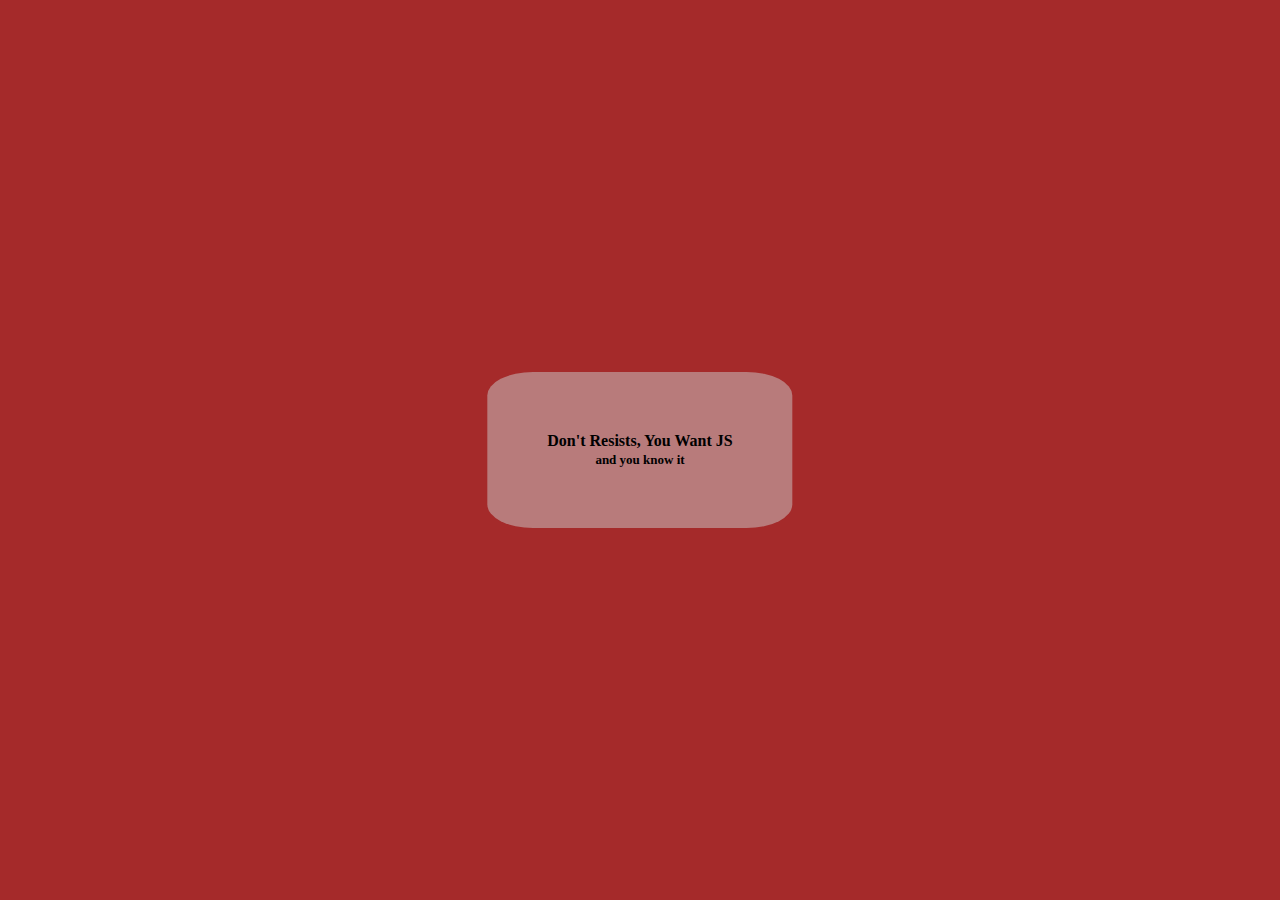
<file: step2/HelloWorld.JS/index.html>
<!DOCTYPE html>
<html lang="en">
<head>
  <meta charset="UTF-8">
  <meta name="viewport" content="width=device-width, initial-scale=1.0">
  <meta http-equiv="X-UA-Compatible" content="ie=edge">
  <link href="styles.css" type="text/css" rel="stylesheet">
  <script src='scripts.js'></script>
  <title>Step2 Task number 3</title>
</head>
<body>
  <div id="btn" onclick="sayHello()">
    Don't Resists, You Want JS <br>
    <span style="font-size: small;">and you know it</span>
  </div>

  
  
</body>
</html>
</file>
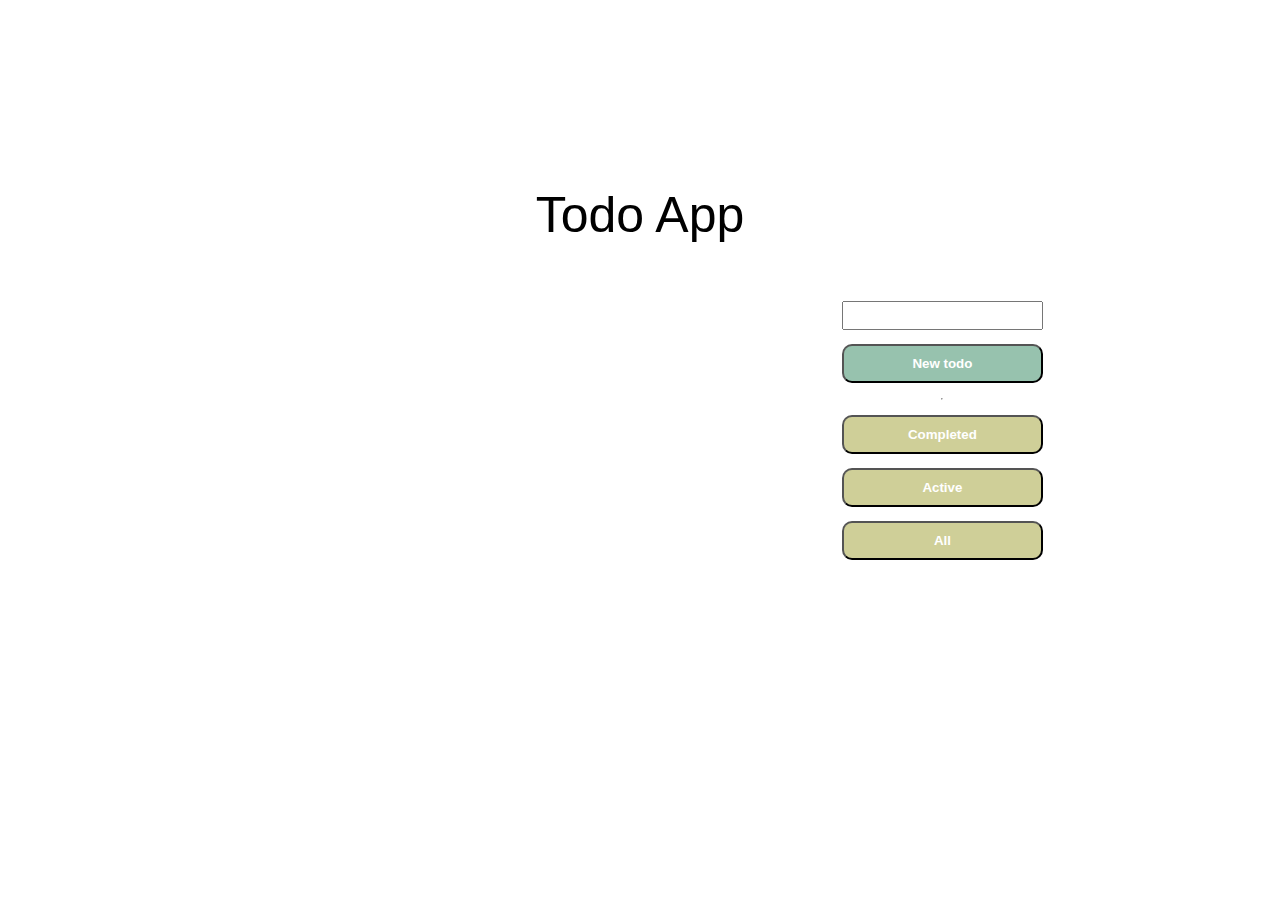
<file: step2/ToDoApp2/index.html>
<!DOCTYPE html>
<html lang="en">
<head>
  <meta charset="UTF-8">
  <meta name="viewport" content="width=device-width, initial-scale=1.0">
  <meta http-equiv="X-UA-Compatible" content="ie=edge">
  <link href="styles.css" type="text/css" rel="stylesheet">
  <link rel="stylesheet" href="js/myIconFramework/styles.css">
  <title>Document</title>
</head>
<body>
  <p class="title">Todo App</p>
  <div class="container">
    <div id="rightPanel" >
      
    </div>
    <div id="leftPanel">
      <input type="text" class="stack-item" id="descriptionInput">
      <button class="stack-item button createButton" onclick="addItem()">New todo</button>
      <hr />  
      <button class="stack-item button yellowButton" onclick="makeVisibleElementsWithClass() & hideElementsWithClass('not-completed')">Completed</button>  
      <button class="stack-item button yellowButton" onclick="makeVisibleElementsWithClass() & hideElementsWithClass('completed')">Active</button>  
      <button class="stack-item button yellowButton" onclick="makeVisibleElementsWithClass()">All</button>  
    </div>
  </div>
  <!-- order of loading scripts matter!-->
  <script src="js/myIconFramework/scripts.js"></script>
  <script src="js/scripts.js"></script>
</body>
</html>
</file>
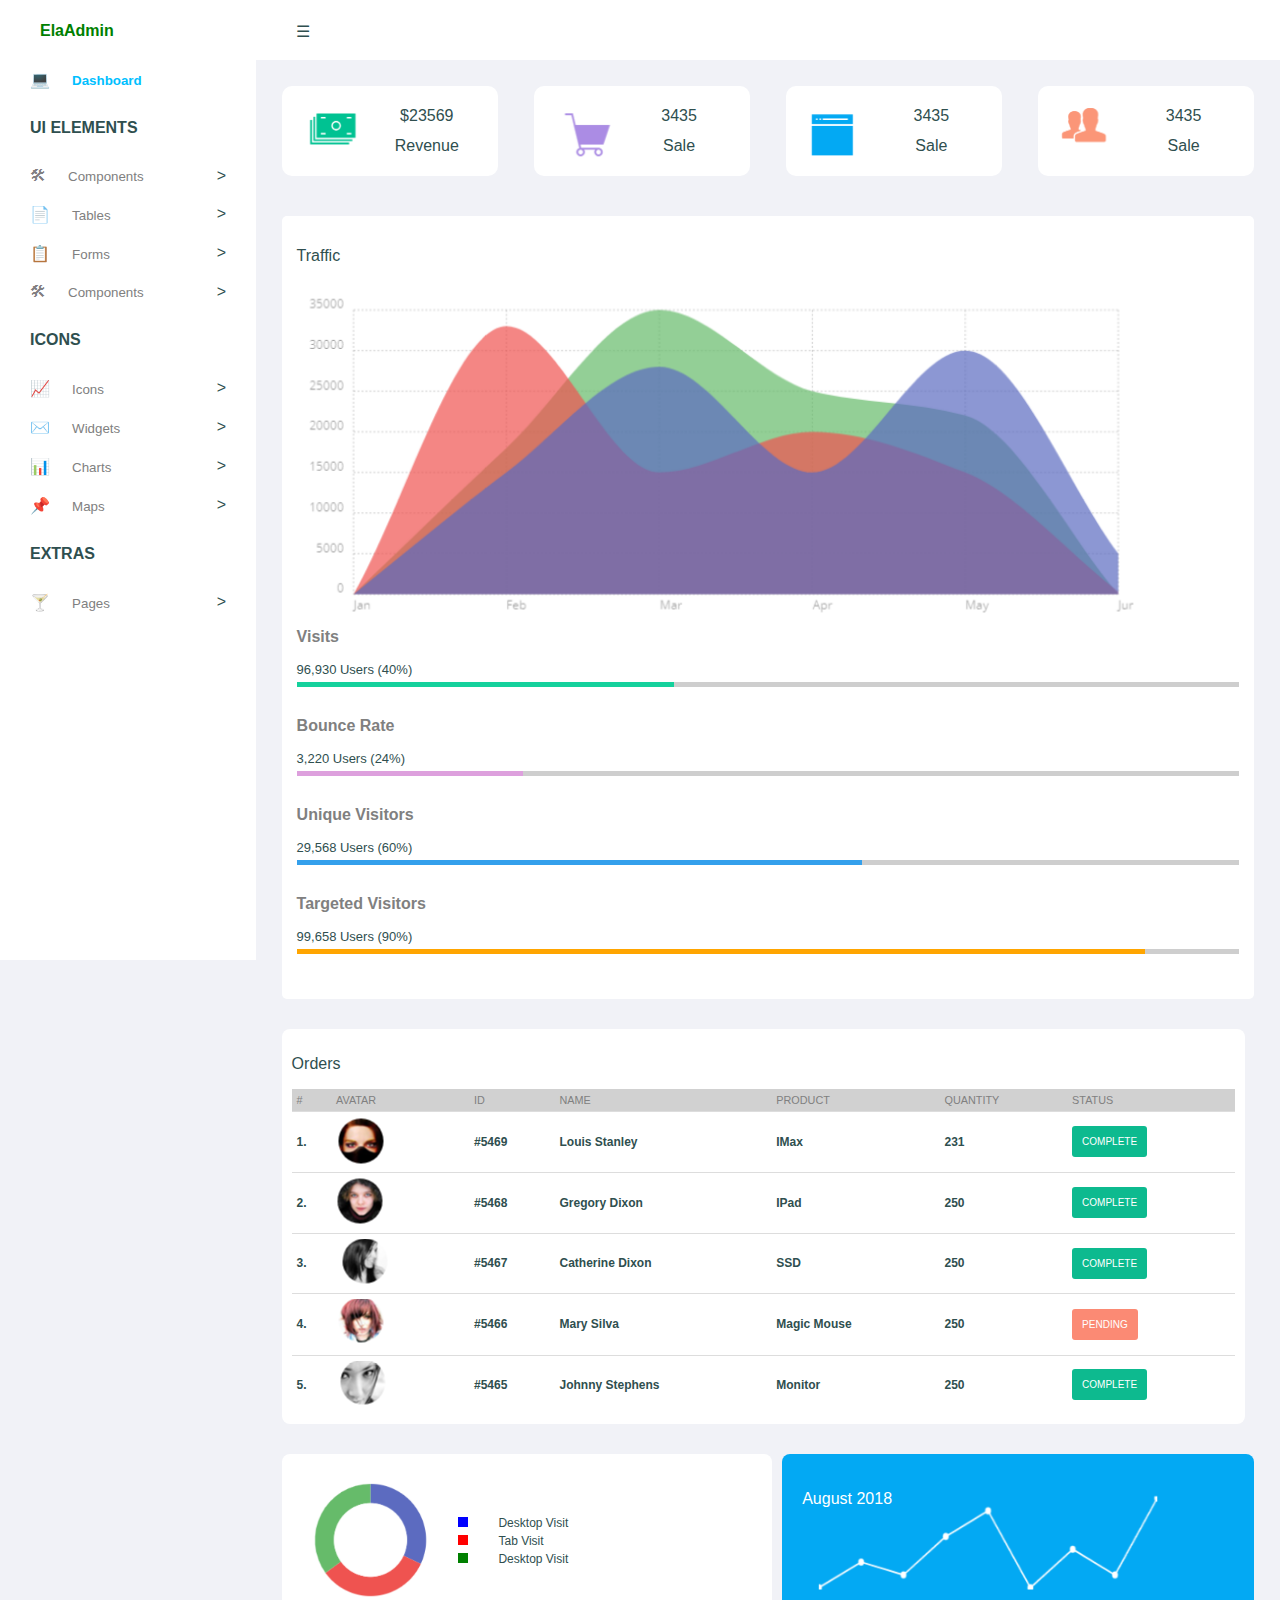
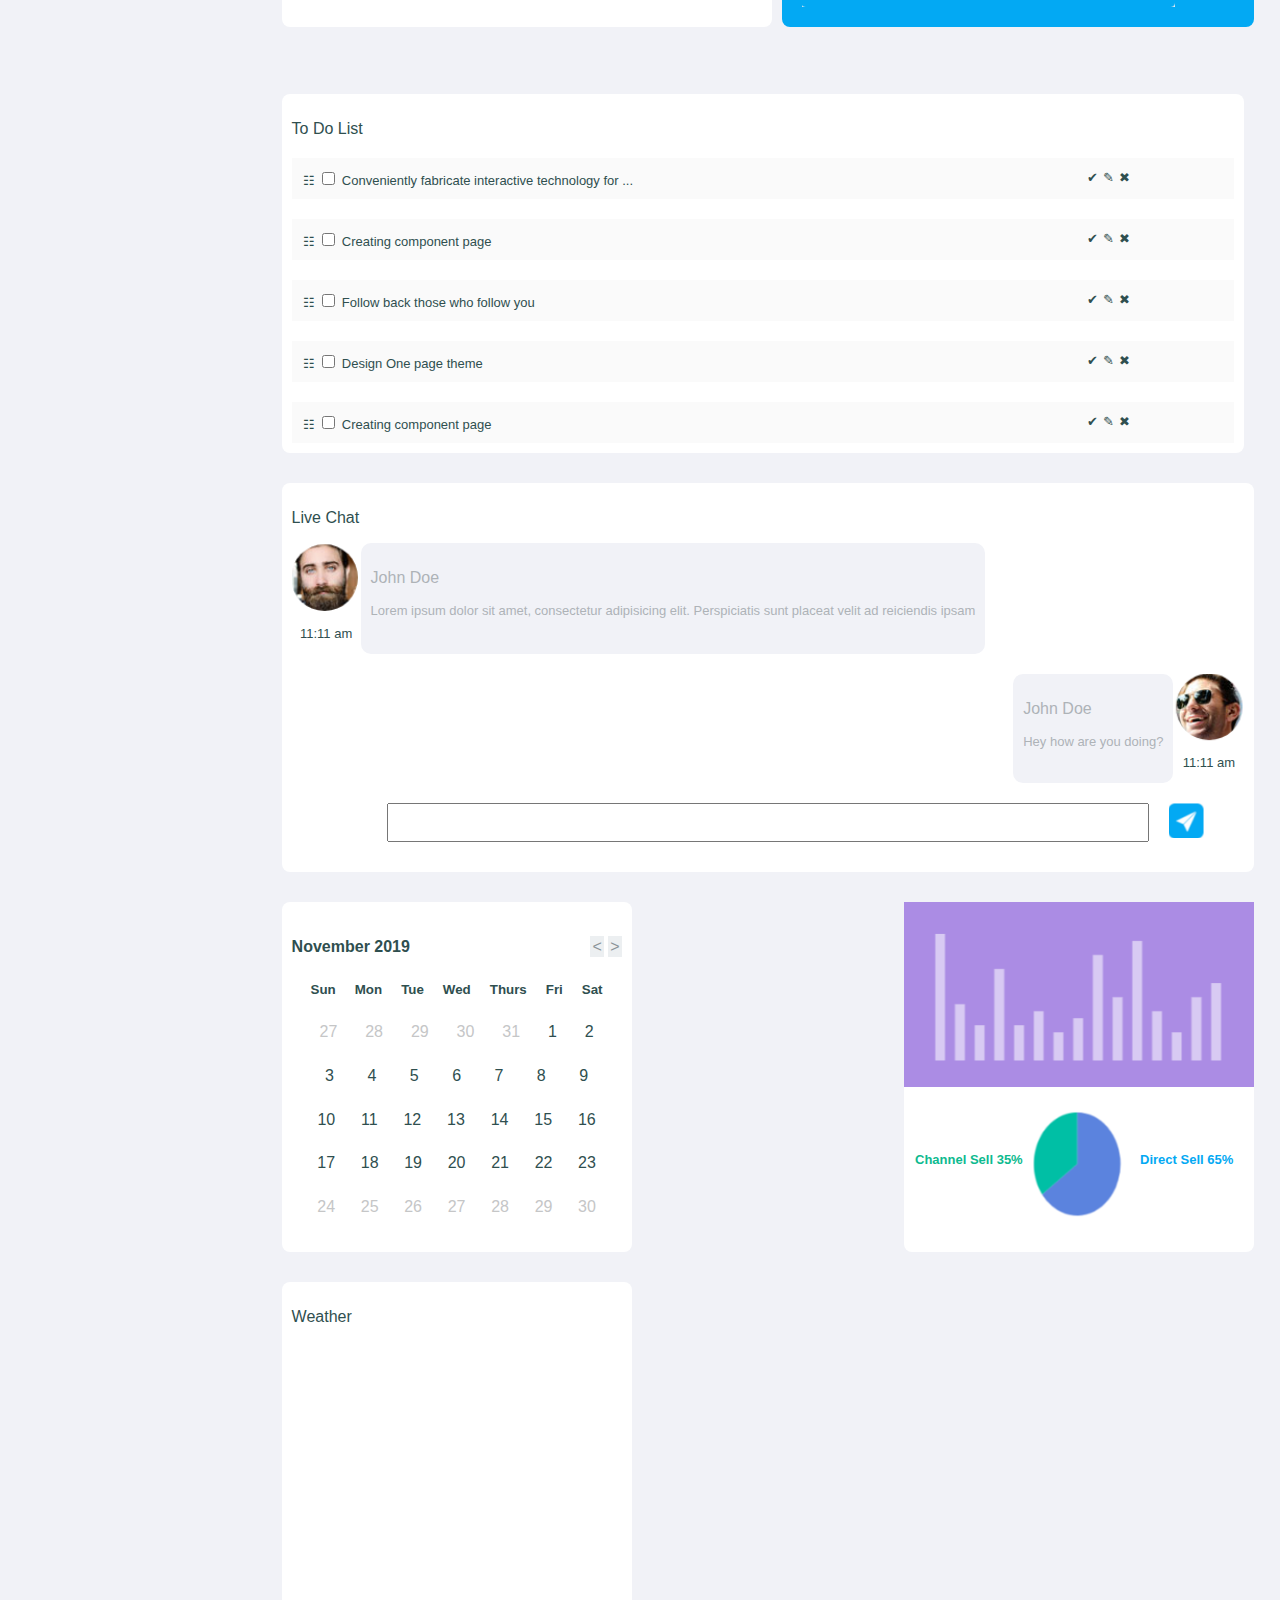
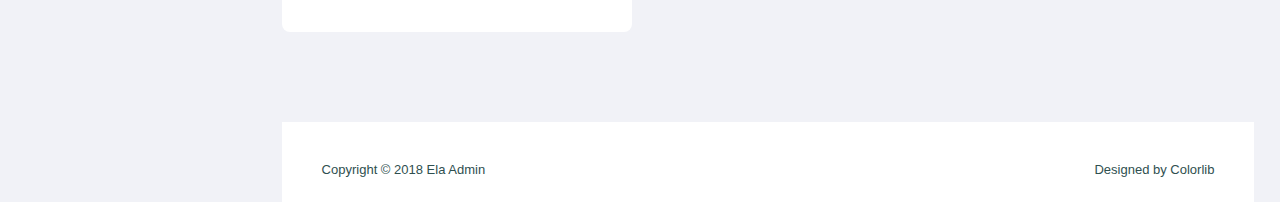
<file: step3/TemplateImplementation/index.html>
<!DOCTYPE html>
<html lang="en">

<head>
  <meta charset="UTF-8">
  <meta name="viewport" content="width=device-width, initial-scale=1.0">
  <meta http-equiv="X-UA-Compatible" content="ie=edge">
  <link rel="stylesheet" href="styles.css">
  <title>Document</title>
</head>

<body>
  <div class="container">
    <div class="full-width  header">
      <span class="logo center-vertically">ElaAdmin</span>
      <span id="menu-toggle-button" class="center-vertically ">&#9776;</span>
    </div>
    <div id="side">
      <div id="dashboard-title" class="side-bar-item">
        <span class="side-item-icon">&#128187;</span>
        <span class="side-item-text"> Dashboard</span>
      </div>
      <div class="side-bar-groupe-title side-bar-item">UI ELEMENTS</div>
      <div class="side-bar-item">
        <span class="side-item-icon">🛠</span>
        <span class="side-item-text">Components</span>
        <span style="float:right;">&gt;</span>
      </div>
      <div class="side-bar-item">
        <span class="side-item-icon">📄</span>
        <span class="side-item-text">Tables</span>
        <span style="float:right;">&gt;</span>
      </div>
      <div class="side-bar-item">
        <span class="side-item-icon">📋</span>
        <span class="side-item-text">Forms</span>
        <span style="float:right;">&gt;</span>
      </div>
      <div class="side-bar-item">
        <span class="side-item-icon">🛠</span>
        <span class="side-item-text">Components</span>
        <span style="float:right;">&gt;</span>
      </div>
      <div class="side-bar-groupe-title side-bar-item">ICONS</div>
      <div class="side-bar-item">
        <span class="side-item-icon">📈</span>
        <span class="side-item-text">Icons</span>
        <span style="float:right;">&gt;</span>
      </div>
      <div class="side-bar-item">
        <span class="side-item-icon">✉️</span>
        <span class="side-item-text">Widgets</span>
        <span style="float:right;">&gt;</span>
      </div>
      <div class="side-bar-item">
        <span class="side-item-icon">📊</span>
        <span class="side-item-text">Charts</span>
        <span style="float:right;">&gt;</span>
      </div>
      <div class="side-bar-item">
        <span class="side-item-icon">📌</span>
        <span class="side-item-text">Maps</span>
        <span style="float:right;">&gt;</span>
      </div>
      <div class="side-bar-groupe-title side-bar-item">EXTRAS</div>
      <div class="side-bar-item">
        <span class="side-item-icon">🍸</span>
        <span class="side-item-text">Pages</span>
        <span style="float:right;">&gt;</span>
      </div>
    </div>
    <div class="mainPanel">
      <div>
        <!-- container of flex box on top of page -->
        <div>
          <!-- a box -->
          <span></span>
          <span>$23569</span>
          <span>Revenue</span>
        </div>
        <div>
          <span></span>
          <span>3435</span>
          <span>Sale</span>
        </div>
        <div>
          <span></span>
          <span>3435</span>
          <span>Sale</span>
        </div>
        <div>
          <span></span>
          <span>3435</span>
          <span>Sale</span>
        </div>
      </div>
      <div id="traffic">
        <p>Traffic</p>
        <img id="chart" src="picsOfTemplate/FirstChart.PNG" alt="" srcset="">
        <div id="traffic-infos">
          <div class="traffic-info">
            <p class="traffic-info-title">Visits</p>
            <p class="traffic-info-detail">96,930 Users (40%)</p>
            <div class="progress-bar">
              <div class="progress-bar-inner"></div>
            </div>
          </div>
          <div class="traffic-info">
            <p class="traffic-info-title">Bounce Rate</p>
            <p class="traffic-info-detail">3,220 Users (24%)</p>
            <div class="progress-bar">
              <div class="progress-bar-inner"></div>
            </div>
          </div>
          <div class="traffic-info">
            <p class="traffic-info-title">Unique Visitors</p>
            <p class="traffic-info-detail">29,568 Users (60%)</p>
            <div class="progress-bar">
              <div class="progress-bar-inner"></div>
            </div>
          </div>
          <div class="traffic-info">
            <p class="traffic-info-title">Targeted Visitors</p>
            <p class="traffic-info-detail">99,658 Users (90%)</p>
            <div class="progress-bar">
              <div class="progress-bar-inner"></div>
            </div>
          </div>
        </div>

      </div>
      <div id="ordersBigBox">
        <div id="ordersTable">
            <p>Orders</p>
            <table style="width:100%;">
              <thead>
                <tr>
                  <th>#</th>
                  <th>AVATAR</th>
                  <th>ID</th>
                  <th>NAME</th>
                  <th>PRODUCT</th>
                  <th>QUANTITY</th>
                  <th>STATUS</th>
                </tr>
              </thead>
              <tbody>
                <tr>
                  <td>1.</td>
                  <td><img src="picsOfTemplate/OrdersPerson1.PNG" alt="" srcset=""></td>
                  <td>#5469</td>
                  <td>Louis Stanley</td>
                  <td>IMax</td>
                  <td>231</td>
                  <td><button class="status green-bgcolor">COMPLETE</button></td>
                </tr>
                <tr>
                  <td>2.</td>
                  <td><img src="picsOfTemplate/OrdersPerson2.PNG" alt="" srcset=""></td>
                  <td>#5468</td>
                  <td>Gregory Dixon</td>
                  <td>IPad</td>
                  <td>250</td>
                  <td><button class="status green-bgcolor">COMPLETE</button></td>
                </tr>
                <tr>
                  <td>3.</td>
                  <td><img src="picsOfTemplate/OrdersPerson3.PNG" alt="" srcset=""></td>
                  <td>#5467</td>
                  <td>Catherine Dixon</td>
                  <td>SSD</td>
                  <td>250</td>
                  <td><button class="status green-bgcolor">COMPLETE</button></td>
                </tr>
                <tr>
                  <td>4.</td>
                  <td><img src="picsOfTemplate/OrdersPerson4.PNG" alt="" srcset=""></td>
                  <td>#5466</td>
                  <td>Mary Silva</td>
                  <td>Magic Mouse</td>
                  <td>250</td>
                  <td><button class="status orange-bgcolor">PENDING</button></td>
                </tr>
                <tr>
                  <td>5.</td>
                  <td><img src="picsOfTemplate/OrdersPerson5.PNG" alt="" srcset=""></td>
                  <td>#5465</td>
                  <td>Johnny Stephens</td>
                  <td>Monitor</td>
                  <td>250</td>
                  <td><button class="status green-bgcolor">COMPLETE</button></td>
                </tr>
              </tbody>
            </table>
        </div>
        <div id="ordersCharts">
          <div id="ordersPieChart" class="column-wrapper">
            <div class="column">
                <img src="picsOfTemplate/PiChart.PNG" alt="">
            </div>
            <div class="column">
              <div class="pieChartInfo">
                <div class="littleSquare blue-bgcolor"></div><span class="piChartInfoText">Desktop Visit</span>
              </div>
              <div class="pieChartInfo">
                <div class="littleSquare red-bgcolor"></div><span class="piChartInfoText">Tab Visit</span>
              </div>
              <div class="pieChartInfo">
                <div class="littleSquare green2-bgcolor"></div><span class="piChartInfoText">Desktop Visit</span>
              </div>
            </div>
            
          </div>
          <div id="horizontalDivider"></div>
          <div id="ordersNormalChart">
            <p style="color: white; position: absolute;">August 2018</p>
            <img src="picsOfTemplate/NormalChart.PNG" alt="">
          </div>
        </div>

        
      </div> 
      <div id="schedule">
        <div id="todo-list">
          <p>To Do List</p>
          <div class="todoItem">
            ☷ <input type="checkbox" name="" id="">
            <span class="todoText">Conveniently fabricate interactive technology for ...</span>
            <div class="todoButtons">
              <span>✖</span>
              <span>✎</span>
              <span>✔</span>
            </div>
          </div>
          <div class="todoItem">
            ☷ <input type="checkbox" name="" id="">
            <span class="todoText">Creating component page</span>
            <div class="todoButtons">
              <span>✖</span>
              <span>✎</span>
              <span>✔</span>
            </div>
          </div>
          <div class="todoItem">
            ☷ <input type="checkbox" name="" id="">
            <span class="todoText">Follow back those who follow you</span> 
            <div class="todoButtons">
              <span>✖</span>
              <span>✎</span>
              <span>✔</span>
            </div>
          </div>
          <div class="todoItem">
            ☷ <input type="checkbox" name="" id="">
            <span class="todoText">Design One page theme</span>
            <div class="todoButtons">
              <span>✖</span>
              <span>✎</span>
              <span>✔</span>
            </div> 
          </div>
          <div class="todoItem">
            ☷ <input type="checkbox" name="" id="">
            <span class="todoText">Creating component page</span>
            <div class="todoButtons">
              <span>✖</span>
              <span>✎</span>
              <span>✔</span>
            </div>
          </div>
        </div>
        <div id="horizontalDivider"></div>
        <div id="live-chat">
          <p>Live Chat</p>
          <div class="messageContainerRight">
            <div class="writer">
              <img src="picsOfTemplate/MessageClient1.PNG" alt="">
              <p>11:11 am</p>
            </div>
            <div class="messageText">
              <p class="messageAuthor">John Doe</p>
              <p class="messageBody">Lorem ipsum dolor sit amet, consectetur adipisicing elit. Perspiciatis sunt placeat velit ad reiciendis ipsam</p>
            </div>
          </div>
          <div class="messageContainerLeft">
            <div class="writer">
              <img src="picsOfTemplate/MessageClient2.PNG" alt="">
              <p>11:11 am</p>
            </div>
            <div class="messageText">
              <p class="messageAuthor">John Doe</p>
              <p class="messageBody">
                Hey how are you doing?  
              </p>
            </div>
          </div>
          <div id="writeMessage">
            <input type="text" name="" id="">
            <div></div>
          </div>
        </div>
      </div>

      <div id="lastRow">
        <div id="calendar">
          <div>
            <span class="month">November 2019</span>
            <span>
              <span class="changeMonth">&lt;</span>
              <span class="changeMonth">&gt;</span>
            </span>
          </div>
          <div id="calendar-first-row">
            <span>Sun</span>
            <span>Mon</span>
            <span>Tue</span>
            <span>Wed</span>
            <span>Thurs</span>
            <span>Fri</span>
            <span>Sat</span>
          </div>
          <div>
            <span>27</span>
            <span>28</span>
            <span>29</span>
            <span>30</span>
            <span>31</span>
            <span>1</span>
            <span>2</span>
          </div>
          <div>
            <span>3</span>
            <span>4</span>
            <span>5</span>
            <span>6</span>
            <span>7</span>
            <span>8</span>
            <span>9</span>
          </div>
          <div>
            <span>10</span>
            <span>11</span>
            <span>12</span>
            <span>13</span>
            <span>14</span>
            <span>15</span>
            <span>16</span>
          </div>
          <div>
            <span>17</span>
            <span>18</span>
            <span>19</span>
            <span>20</span>
            <span>21</span>
            <span>22</span>
            <span>23</span>
          </div>
          <div>
            <span>24</span>
            <span>25</span>
            <span>26</span>
            <span>27</span>
            <span>28</span>
            <span>29</span>
            <span>30</span>
          </div>
        </div>
        <div>
          <div>
            <img src="picsOfTemplate/LastChart.PNG" alt="">
          </div>
          <span>Channel Sell 35%</span>
          <div>
            <img src="picsOfTemplate/LastGraph.PNG" alt="">
          </div>
          <span>Direct Sell 65%</span>
        </div>
        <div><p>Weather</p></div>
      </div>
      <div id="Footer">
          <span style="float: left;"> Copyright &copy; 2018 Ela Admin</span>
          <span style="float: right;">Designed by Colorlib</span>
        </div>    
    </div>

    
  </div>
</body>

</html>
</file>
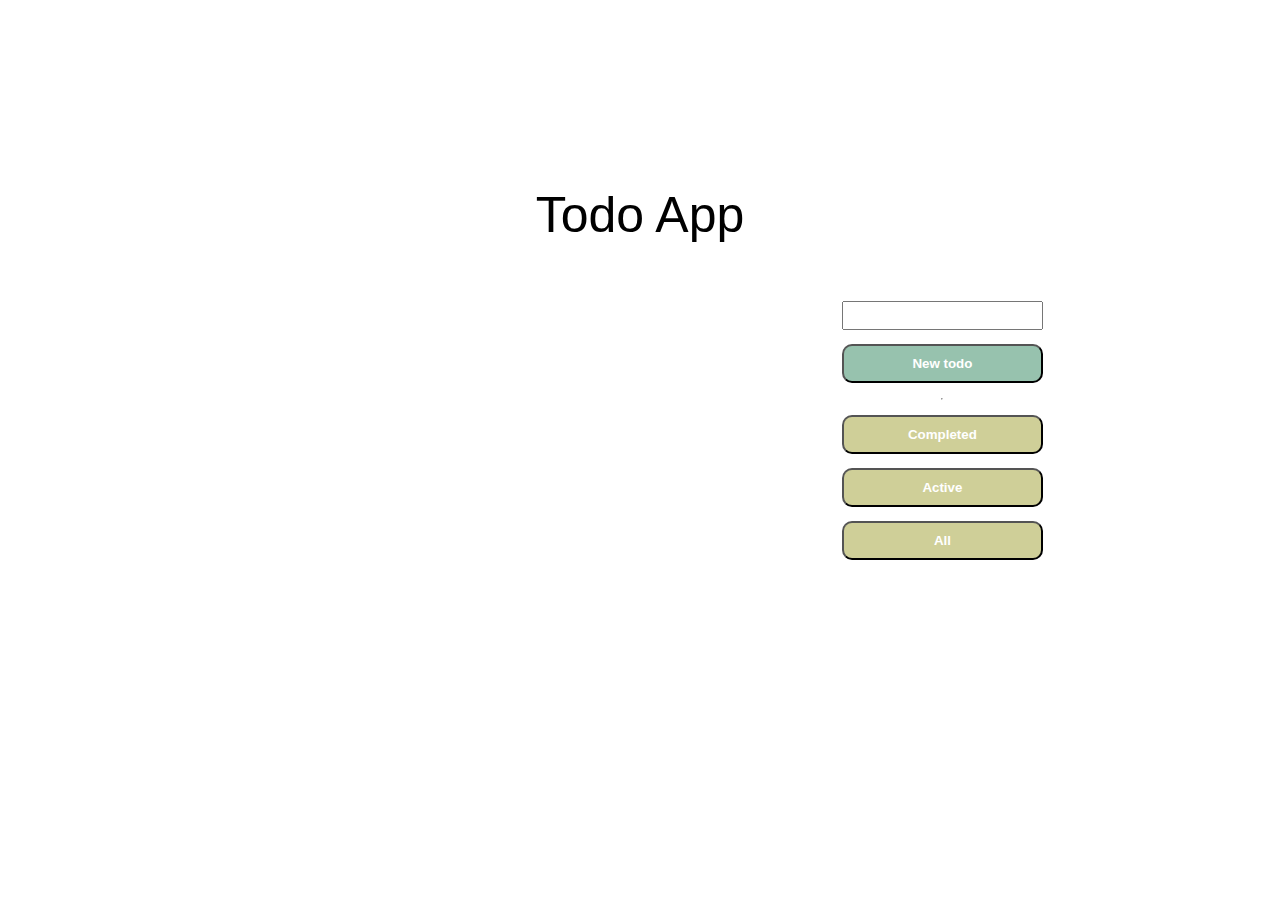
<file: step3/todoapp-mvc/index.html>
<!DOCTYPE html>
<html lang="en">
<head>
  <meta charset="UTF-8">
  <meta name="viewport" content="width=device-width, initial-scale=1.0">
  <meta http-equiv="X-UA-Compatible" content="ie=edge">
  <link href="styles.css" type="text/css" rel="stylesheet">
  <link rel="stylesheet" href="js/myIconFramework/styles.css">
  <title>Document</title>
</head>
<body>
  <p class="title">Todo App</p>
  <div class="container">
    <div id="rightPanel" >
      
    </div>
    <div id="leftPanel">
      <input type="text" class="stack-item" id="descriptionInput">
      <button id="addTodo" class="stack-item button createButton" >New todo</button>
      <hr />  
      <button id="filterNotCompleted" class="stack-item button yellowButton" >Completed</button>  
      <button id="filterCompleted" class="stack-item button yellowButton" >Active</button>  
      <button id="showAll" class="stack-item button yellowButton" >All</button>  
    </div>
  </div>
  <!-- order of loading scripts matter!-->
  <script src="js/myIconFramework/scripts.js"></script>
  <script src="js/model.js"></script>
  <script src="js/view.js"></script>
  <script src="js/controller.js"></script>
  <script src="app.js"></script>
</body>
</html>
</file>
<file: step2/HelloWorld.JS/styles.css>
body {
  background-color: brown;
}

#btn {
  position: absolute;
  max-width: 20%;
  padding: 60px;
  text-align: center;
  color: black;
  background: rgba(204, 204, 204, 0.5);
  /* opacity: 0.3; */
  left: 50%;
  top: 50%;
  transform: translate(-50%, -50%);
  font-family: cursive;
  font-weight: bold;
  border-radius: 15%;
}

#btn:hover{
  box-shadow: 
    10px 10px 5px rgb(116, 28, 32),
    -10px -10px 5px rgb(116, 28, 32);
  cursor: pointer;
}
</file>
<file: step2/ToDoApp2/styles.css>
* {
  box-sizing: border-box;
  font-family: 'Trebuchet MS', 'Lucida Sans Unicode', 'Lucida Grande', 'Lucida Sans', Arial, sans-serif;
}
body {
  padding: 10%;
}
.container {
  display: flex;
  margin: auto;
  width: 80%;
  flex-direction: row;
}

div#leftPanel {
  flex: 1;
  display: flex;
  flex-direction: column;
  flex-shrink: 1;
}

div#rightPanel {
  flex: 3;
  flex-shrink: 1;
}

input {
  padding: 5px;
}

.stack-item {
  margin: 7px 0px 7px 0px;
  display: block;
}

.createButton {
  background-color: rgba(42, 129, 89, 0.486);
  color: white;
}

.button {
  padding: 10px;
  font-weight: bold;
  border-radius: 10px;
  cursor: pointer;
}

.yellowButton {
  background-color: rgba(160, 160, 52, 0.507);
  color: white;
}

.yellowButton:hover {
  background-color: rgb(104, 104, 7);
}

.createButton:hover {
  background-color: rgb(74, 119, 7);
}

.todo {
  padding: 10px;
  width: 80%;
  position: relative; /*this is because it has a child who wants to be absolutely positioned!. */
  margin: 10px auto 10px auto;
}
.todo:first-child {
  margin: auto;
}
.completed {
  border: rgb(4, 129, 71) solid;
  border-radius: 10px;
  background-color: rgba(4, 129, 71, 0.43);
}
.not-completed {
  border: #0000ff6b solid;
  border-radius: 10px;
  background-color: rgba(6, 110, 230, 0.47);
}

.close {
  color: red;
  font-weight: bold;
  position: absolute;
  top: 0px;
  right: 0px;
  cursor: pointer;
}
.title {
  text-align: center;
  display: block;
  
  font-size: 50px;
}

.actionsButtonContainer {
  width: 30px;
  height: 30px; 
  position: absolute;
  right: 5px;
  margin:  auto;
  top:  0px;
  z-index: 1;
}
.svg {
  width: 100%;
  height: 100%;
  padding: 0;
}

span[class*="icon"] {
  cursor: pointer;
}

.edit-icon {
  float: right;
}

.todo-edit-mode {
  background-color: rgba(209, 218, 221, 0.329);
  border: solid blue 1px;
}

.position-right {
  float: right;
}

.hidden {
  display: none;
}
@media screen and (max-width: 992px) {
  .container {
    flex-direction: column;
  }
  .todo {
    width: 100%;
  }
}
</file>
<file: step2/ToDoApp2/js/myIconFramework/styles.css>
.actions-icon { 
  width: 30px;
  height: 10px;
  cursor: pointer;
}

.icf-svg {
  width: 100%;
  height: 100%;
}

.visible-if-parent-hovered {
  display: none;
}

.parent-of-hidden:hover .visible-if-parent-hovered {
  display: inline-block;
}

.remove-icon {
  width: 30px;
  height: 30px;
  /* position: absolute; */
  float: right;
  /* left: 100%; */
  top: 50%;
  transform: translate(0%, -34%);
  
}

.edit-icon {
  width: 20px;
  height: 20px; 
}
</file>
<file: step3/TemplateImplementation/styles.css>
body {
  background-color: #f1f2f7; /*rgba(128, 128, 128, 0.384);*/
  font-family: Verdana, Geneva, Tahoma, sans-serif;
  margin: 0px;
  color: darkslategray;
}
* {
  box-sizing: border-box;
}
.container {
  height: 900px; /*jest because of test issues ... */
}

.half {
  width: 50%;
  height: 300px;
  min-width: 300px;
  max-width: 350px;
}

.full-width {
  width: 100%;
  height: 60px;
}

.logo {
  font-weight: bold;
  color: green;
  top: 50%;
  transform: translate(0, -50%);
  font-weight: bold;
  display: inline-block;
  left: 40px;
}

#menu-toggle-button {
  left: 17%;
  top: 37%;
}

.center-vertically {
  position: relative;
  top: 50%;
  transform: translate(0, -50%);
}

#side {
  width: 20%;
  padding: 0px 20px 0px 20px;
  background-color: rgb(255, 255, 255);
  height: 100%;
  float: left;
  position: fixed;
  top: 60px;
}

#dashboard-title {
  /* text-align: center; */
  padding: 10px;
  font-weight: bold;
}
#dashboard-title>span {
  color: deepskyblue;
}

.side-item-icon {
}
.side-item-text {
  margin-left: 9%;
  font-size: smaller;
}
.side-bar-groupe-title {
  font-weight: bold;
  position: relative;
  margin: 10px 0px 10px 0px;
}
.side-bar-item {
  padding: 10px;
  /* margin-left: 3%; */
}
.side-item-icon, .side-item-text {
  color: grey;
}
.header {
  background-color: rgb(255, 255, 255);
  position: fixed;
  z-index: 1;
}

#top-items {
  display: flex;
}

#top-items>div {
  width: 25%;
  height: 60px; /*remove this*/
  background-clip: red;
}

.mainPanel {
  width: 76%;
  float: right;
  /* 60 px is the height of fixed positioned header */
  transform: translate(0, 60px);
  margin: 2% 2% 0px 2%;
}


.container:after {
  clear: both;
  display: table;
  content:"";
}

.mainPanel>div:first-child {
  display: flex;
  flex-wrap: wrap;
  justify-content: space-between;
  margin-bottom: 30px;
}
.mainPanel>div:first-child>div {  /* style of flex items*/
  width: 20%;
  min-width: 216px;
  height: 90px;
  background-color: rgb(255, 255, 255);
  border-radius: 10px;
  display: flex;
  flex-flow: column wrap;
  padding: 15px;
  margin-bottom: 10px;
}
.mainPanel>div:first-child>div>span:first-child {
  height: 100%;
  width: 40%;
  background-repeat: no-repeat;
}
.mainPanel>div:first-child>div:nth-child(1)>span:first-child {
  background-image: url("picsOfTemplate/CameraIcon.PNG");
}
.mainPanel>div:first-child>div:nth-child(2)>span:nth-child(1) {
  background-image: url("picsOfTemplate/SaleIcon.PNG");
}
.mainPanel>div:first-child>div:nth-child(3)>span:nth-child(1) {
  background-image: url("picsOfTemplate/TemplatesIcon.PNG");
}
.mainPanel>div:first-child>div:nth-child(4)>span:nth-child(1) {
  background-image: url("picsOfTemplate/ClientsIcon.PNG");
}

.mainPanel>div:first-child>div>span:nth-child(2),  .mainPanel>div:first-child>div>span:nth-child(3){
  width: 60%;
  text-align: center;
  margin: auto;
}
#chartContainer {
  
}
#chart{
  width: 100%;
  max-width: 850px;
  min-width: 600px;
  height: auto;
  float: left;
  margin-right: 70px;
}

#traffic {
  background-color: rgb(255, 255, 255);
  padding: 15px 15px 15px 15px;
  overflow: auto;  /* so the container resized its height */
  border-radius: 5px;
}
#traffic-infos {
  display: flex;
  flex-direction: column;
  min-width: 170px;
}

.progress-bar {
  height: 5px;
  background-color: rgba(128, 128, 128, 0.384);
  width: 100%;
}
.progress-bar-inner {
  width: 40%;
  height: 100%;
}
.traffic-info-detail {
  font-size: small;
  margin: 5px auto 5px auto
}
.traffic-info-title {
  font-weight: bold;
  color: grey;
}
.traffic-info:nth-child(1) .progress-bar .progress-bar-inner{
  width: 40%;
  background-color: rgb(20, 209, 156);
}
.traffic-info:nth-child(2) .progress-bar .progress-bar-inner{
  width: 24%;
  background-color: plum;
}
.traffic-info:nth-child(3) .progress-bar .progress-bar-inner{
  width: 60%;
  background-color: rgb(52, 160, 236);
}
.traffic-info:nth-child(4) .progress-bar .progress-bar-inner{
  width: 90%;
  background-color: orange;
}
.traffic-info-title:first-child {
  margin-top: 0px;
}
.traffic-info {
  margin-bottom: 30px;
}


#ordersBigBox {
  display: flex;
  flex-flow: row wrap;
  margin: 30px 0px 30px 0px;
  justify-content: space-between;
}
#ordersCharts {
  display: flex;
  flex-flow: row wrap;
  /* width: 39%; */
  flex: 1 1;
}
#ordersTable {
  /* width: 100%; */
  min-width: 700px;
  /* max-width: 840px; */
  height: 100%;
  background-color: rgb(255, 255, 255);
  padding: 10px;
  border-radius: 8px;
  overflow-x: auto;
  margin-bottom: 30px;
  flex: 2 1;
  margin-right: 1%;
}
#ordersPieChart {
  /* min-height: 30px; */
  height: 40%;
  /* width: 100%; */
  background-color: rgb(255, 255, 255);
  padding: 3%;
  border-radius: 8px;
  flex: 1 1;
  min-height: 173px;
  min-width: 435px;
}
#ordersNormalChart {
  height: 48%;
  background-color: #03a9f3;
  border-radius: 8px;
  padding: 20px;
  min-height: 173px;
  flex: 1 1;  
  min-width: 435px;
}

#ordersTable>table>thead>tr:first-child {
  background-color: rgba(179, 179, 179, 0.603);
  color: grey;
  font-size: small;
}
#ordersTable th, #ordersTable td {
  text-align: start;
  padding: 5px;
  border-bottom: 1px solid #ddd;
  font-weight: bold;
  font-size: 12px;
}
#ordersTable tr:last-child td {
  border-bottom: unset;
}
#ordersTable table {
  border-collapse: collapse;
  /* overflow-x: auto; */
  min-width: 800px;
}
#ordersTable th {
  font-weight: normal;
  font-size: smaller;
}

button.status {
  padding: 10px;
  color: white;
  border: none;
  border-radius: 3px;
  FONT-SIZE: 10px;
}
.green-bgcolor { background-color: #0dba8f; }
.orange-bgcolor { background-color: #f829018c; }
.green2-bgcolor { background-color: green; }
.blue-bgcolor { background-color: blue; }
.red-bgcolor { background-color: red;}

#ordersPieChart:after {
  clear: both;
  display: table;
  content:"";
}
#ordersPieChart img {
  margin: auto ;
  height:100%;
}

.littleSquare {
  display: inline-block;
  width: 10px;
  height:10px;
  margin-right: 30px;
  margin-left: 30px;
}
.pieChartInfo:first-of-type {
  margin-top: 30px;
}

.piChartInfoText {
  color: darkslategray;
  font-size: 12px;
}

#ordersNormalChart img {
  max-height: 100%;
}

.column {
  display: flex;
  flex-direction: column;
}

.column-wrapper {
  display: flex;
  flex-flow: row nowrap;
}

#schedule {
  display: flex;
  justify-content: space-between;
  flex-flow: row wrap;
}
#horizontalDivider {
  width: 10px;
  height: 0 px;
}

#live-chat , #todo-list {
  flex: 1 1 500px;
  background-color: rgb(255, 255, 255);
  padding: 10px;
  border-radius: 8px;
  margin-bottom: 30px;  
}

.todoButtons {
  display: inline-block;
}

.todoButtons * {
  float: right;
  margin-left: 5px;
}
.todoButtons:after {
  clear:right;
  content: "";
  display: table;
} 

.todoText {
  width: 80%;
  display: inline-block;
}

.todoItem {
  padding: 11px;
  margin-top: 20px;
  background-color: #fafafa;
  font-size: small;
}

.messageContainerRight {
  flex-flow: row nowrap;

}
.messageContainerLeft {
  flex-flow: row-reverse nowrap;
}
.messageContainerLeft, .messageContainerRight {
  display: flex;
}
.messageContainerLeft img, .messageContainerRight img {
  max-height: 100%;
  max-width: 100%;
}
.messageText {
  color: #aeb3b7;
  background-color: #f1f2f7;
  padding: 10px;
  border-radius: 10px;
}
.messageBody {
  font-size: small;
}

#live-chat>div {
  margin-bottom: 20px;
}
.writer {
  display: flex;
  flex-flow: column nowrap;
  text-align: center;
}
.writer>p {
  font-size: small;
}
#writeMessage {
  text-align: center;
}
#writeMessage>div {
  width: 35px;
  height: 35px;
  background-image: url("picsOfTemplate/SendMessageIcon.PNG");
  background-repeat: no-repeat;
  background-size: contain;
  display: inline-block;
  position: absolute;
  margin-left: 20px;
}
#writeMessage input {
  padding: 10px;
  display: inline-block;
  width: 80%;
}

#lastRow {
  display: flex;
  flex-wrap: wrap;
  justify-content: space-between;
}
#lastRow>div {
  width: 30%;
  min-width: 350px;
  height: 350px;
  border-radius: 8px;
  background-color: rgb(255, 255, 255);
  padding:10px;
  margin-bottom: 30px;
}

#Footer {
  width: 100%;
  margin: 60px auto 0px auto;
  position: relative;
  bottom: 0px;
  padding: 40px;
  font-size: small;
  background-color: white;

}

#lastRow>div:nth-child(2)>div:nth-child(1) {
  width: 100%;
  background-color: #ab8ce4;
  height: 50%;
  outline: solid 10px #ab8ce4;
  position: relative;
}
#lastRow>div:nth-child(2)>div:nth-child(1)>img {
  position: absolute;
  left: 50%;
  top: 50%;
  transform: translate(-50%, -50%);
}
#lastRow>div:nth-child(2)>div:nth-of-type(2)>img {
  position: absolute;
  left: 50%;
  top: 50%;
  transform: translate(-50%, -50%);
}
#lastRow>div:nth-child(2)>div:nth-of-type(2) {
  position: relative;
  width: 33%;
}
#lastRow>div:nth-of-type(2)>:nth-child(n+1) {
  width: 33%;
}
#lastRow>div:nth-child(2) {
  display: flex;
  flex-wrap: wrap;
  text-align: center;
  align-content: stretch;
  align-items: baseline;
}
#lastRow>:nth-of-type(2) span:nth-of-type(1) {
  color: #0dba8f;
  font-weight: bold;
  font-size: small;
}
#lastRow>div:nth-of-type(2) span:nth-of-type(2) {
  color: #03a9f3;
  font-size: small;
  font-weight: bold;
}

#calendar {
  display: flex;
  flex-flow: column nowrap;
  justify-content: space-evenly;
}
#calendar>div {
  display: flex;
  flex-flow: row nowrap;
  justify-content: space-evenly;
}
#calendar-first-row {
  font-weight: bold;
  font-size: smaller;
}
#calendar-first-row+div :nth-child(-n+5) {
  color: #c5c6c7;
}
#calendar>div:nth-last-of-type(1) * {
  color: #c5c6c7;
}
.changeMonth {
  padding: 2px;
  background-color: #eceff1;
  color: #8a9398;
}
.month {
  font-weight: bold;
}
#calendar>div:nth-of-type(1) {
  justify-content: space-between;
}
</file>
<file: step3/todoapp-mvc/styles.css>
* {
  box-sizing: border-box;
  font-family: 'Trebuchet MS', 'Lucida Sans Unicode', 'Lucida Grande', 'Lucida Sans', Arial, sans-serif;
}
body {
  padding: 10%;
}
.container {
  display: flex;
  margin: auto;
  width: 80%;
  flex-direction: row;
}

div#leftPanel {
  flex: 1;
  display: flex;
  flex-direction: column;
  flex-shrink: 1;
}

div#rightPanel {
  flex: 3;
  flex-shrink: 1;
}

input {
  padding: 5px;
}

.stack-item {
  margin: 7px 0px 7px 0px;
  display: block;
}

.createButton {
  background-color: rgba(42, 129, 89, 0.486);
  color: white;
}

.button {
  padding: 10px;
  font-weight: bold;
  border-radius: 10px;
  cursor: pointer;
}

.yellowButton {
  background-color: rgba(160, 160, 52, 0.507);
  color: white;
}

.yellowButton:hover {
  background-color: rgb(104, 104, 7);
}

.createButton:hover {
  background-color: rgb(74, 119, 7);
}

.todo {
  padding: 10px;
  width: 80%;
  position: relative; /*this is because it has a child who wants to be absolutely positioned!. */
  margin: 10px auto 10px auto;
}
.todo:first-child {
  margin: auto;
}
.completed {
  border: rgb(4, 129, 71) solid;
  border-radius: 10px;
  background-color: rgba(4, 129, 71, 0.43);
}
.not-completed {
  border: #0000ff6b solid;
  border-radius: 10px;
  background-color: rgba(6, 110, 230, 0.47);
}

.close {
  color: red;
  font-weight: bold;
  position: absolute;
  top: 0px;
  right: 0px;
  cursor: pointer;
}
.title {
  text-align: center;
  display: block;
  
  font-size: 50px;
}

.actionsButtonContainer {
  width: 30px;
  height: 30px; 
  position: absolute;
  right: 5px;
  margin:  auto;
  top:  0px;
  z-index: 1;
}
.svg {
  width: 100%;
  height: 100%;
  padding: 0;
}

span[class*="icon"] {
  cursor: pointer;
}

.edit-icon {
  float: right;
}

.todo-edit-mode {
  background-color: rgba(209, 218, 221, 0.329);
  border: solid blue 1px;
}

.position-right {
  float: right;
}

.hidden {
  display: none;
}
@media screen and (max-width: 992px) {
  .container {
    flex-direction: column;
  }
  .todo {
    width: 100%;
  }
}
</file>
<file: step3/todoapp-mvc/js/myIconFramework/styles.css>
.actions-icon { 
  width: 30px;
  height: 10px;
  cursor: pointer;
}

.icf-svg {
  width: 100%;
  height: 100%;
}

.visible-if-parent-hovered {
  display: none;
}

.parent-of-hidden:hover .visible-if-parent-hovered {
  display: inline-block;
}

.remove-icon {
  width: 30px;
  height: 30px;
  /* position: absolute; */
  float: right;
  /* left: 100%; */
  top: 50%;
  transform: translate(0%, -34%);
  
}

.edit-icon {
  width: 20px;
  height: 20px; 
}
</file>
